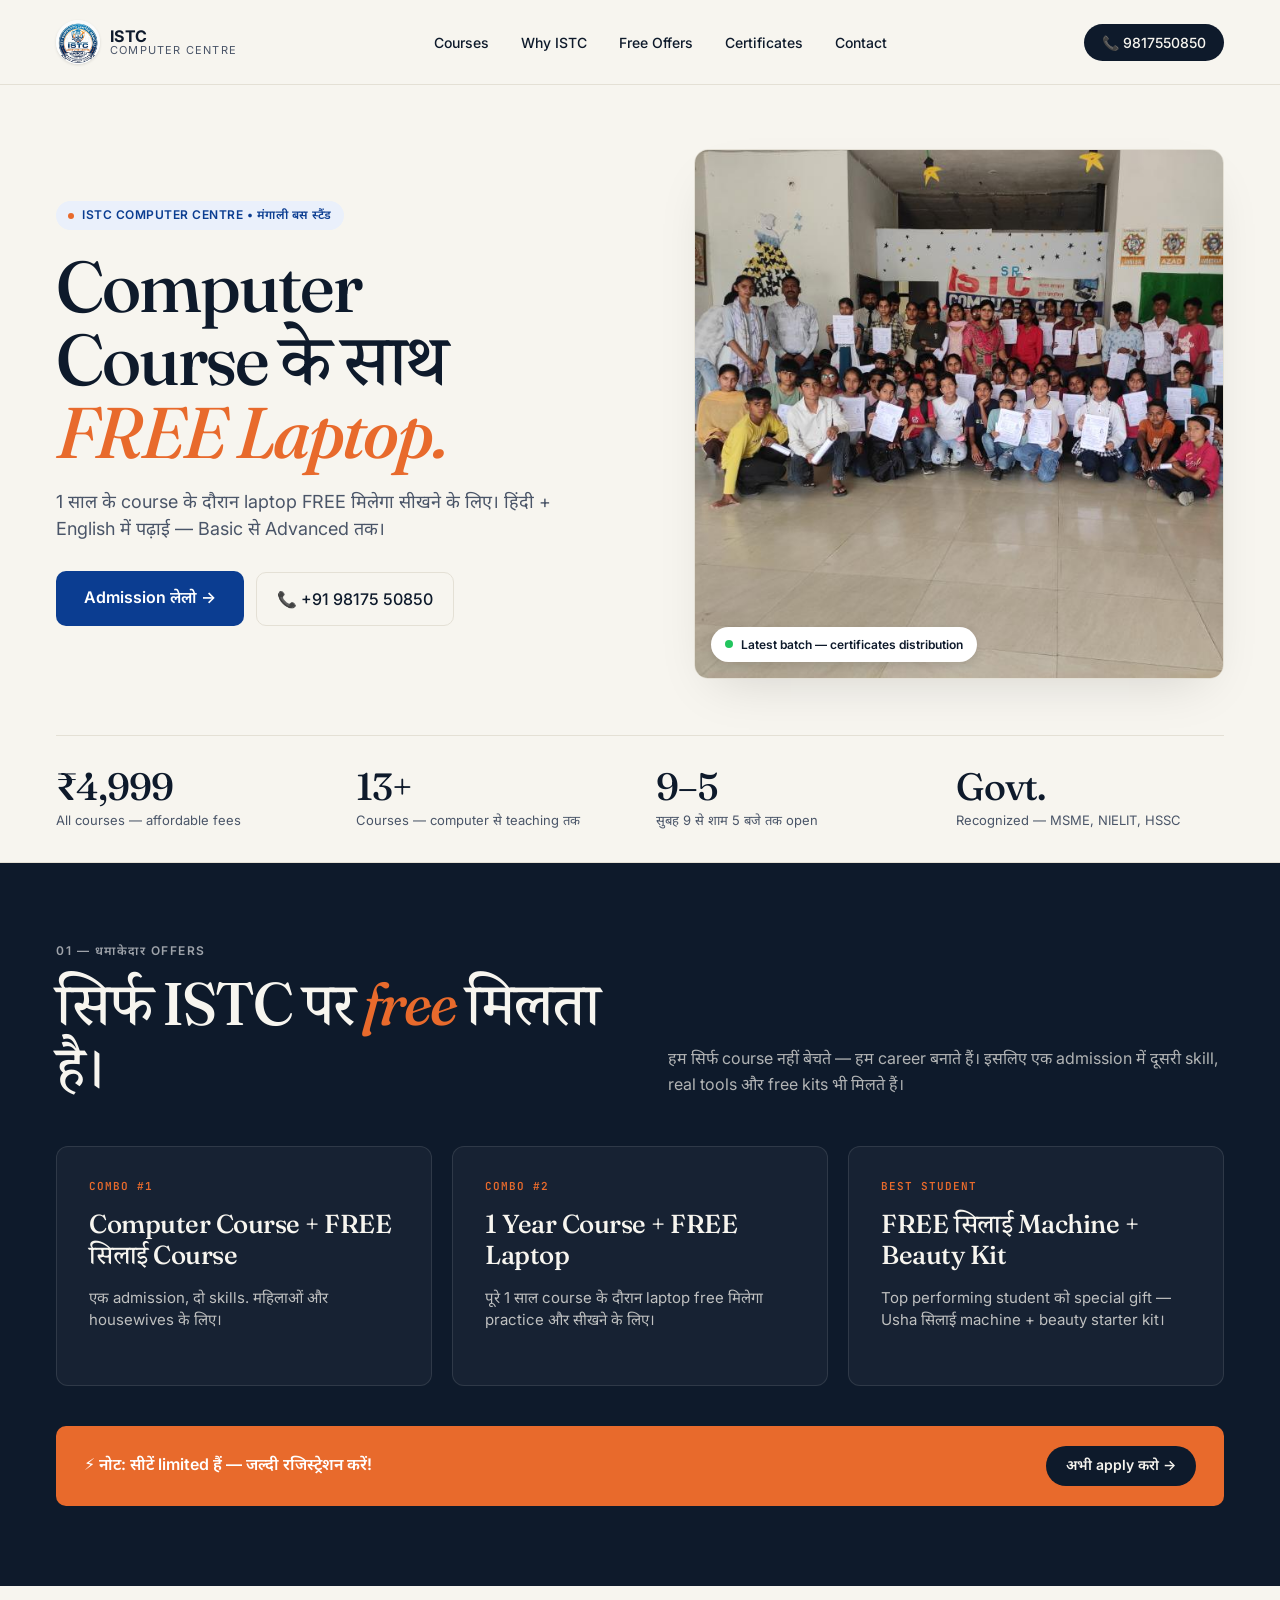
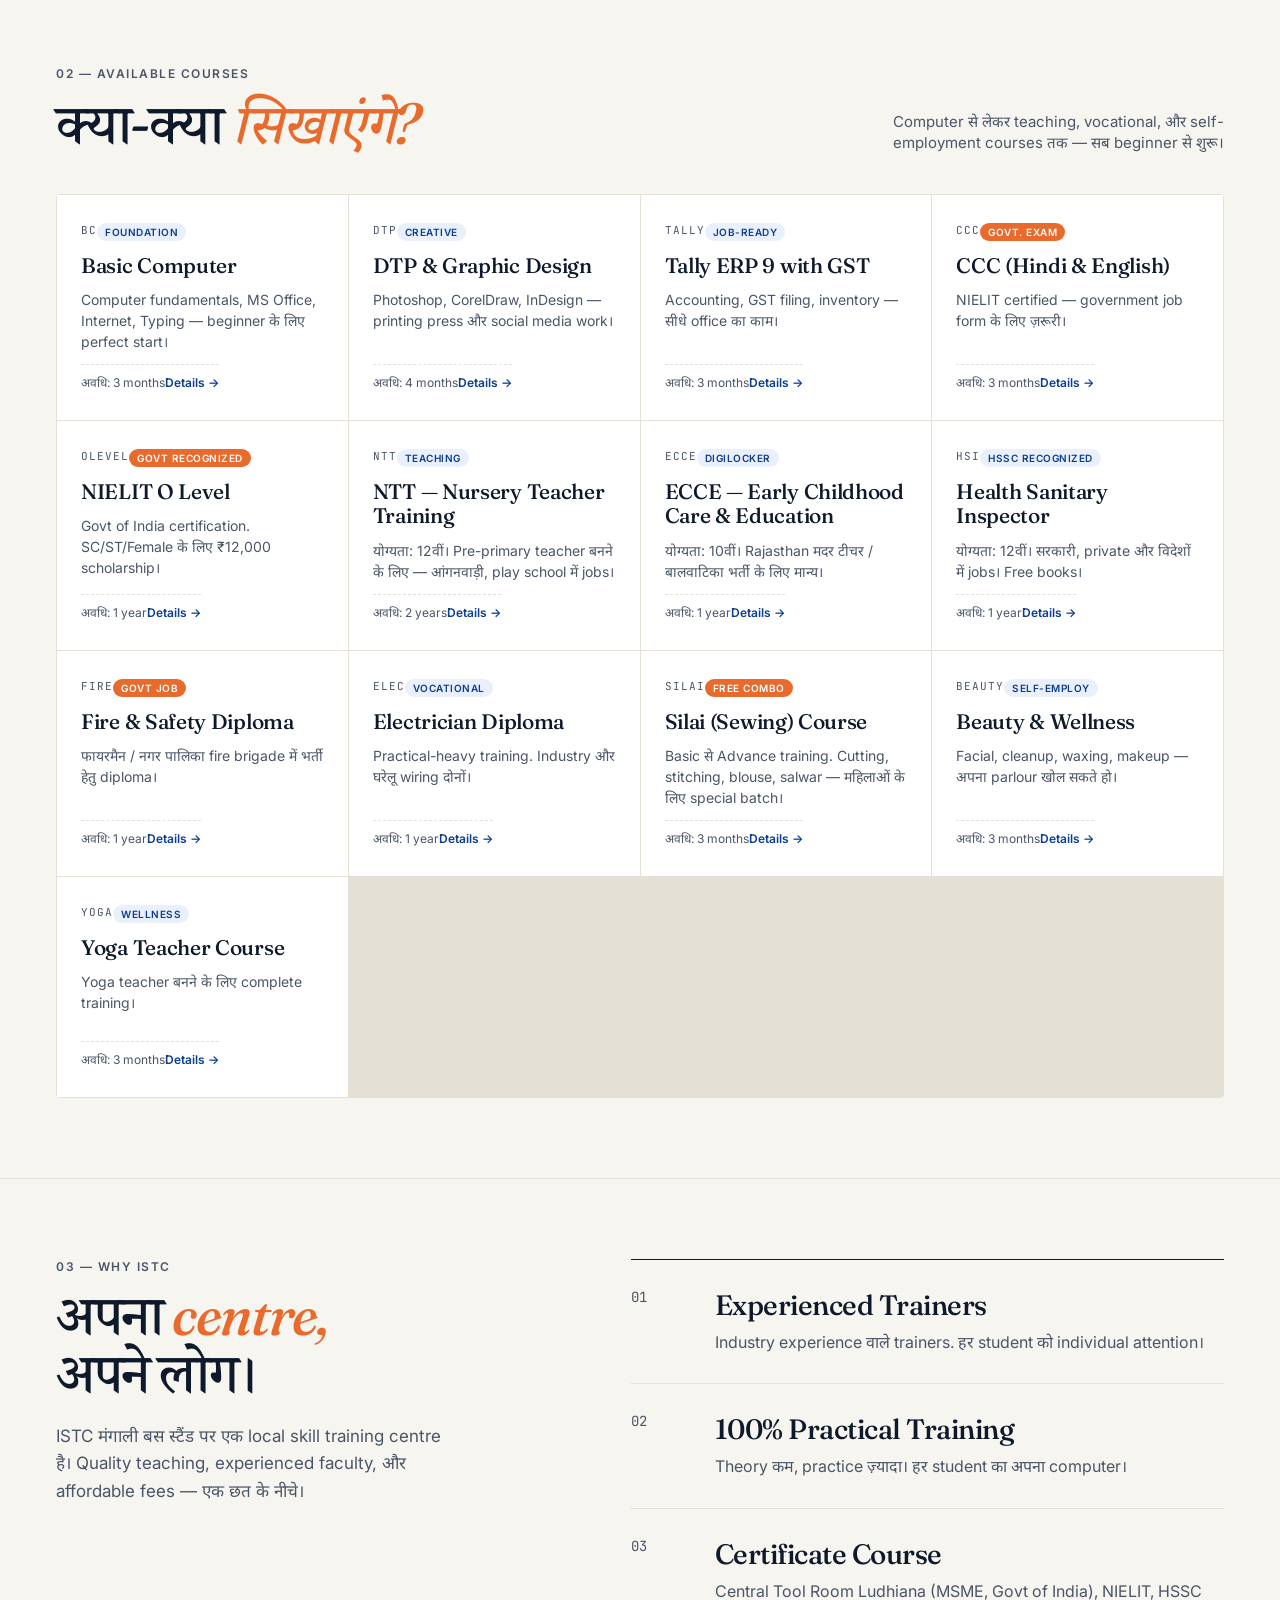
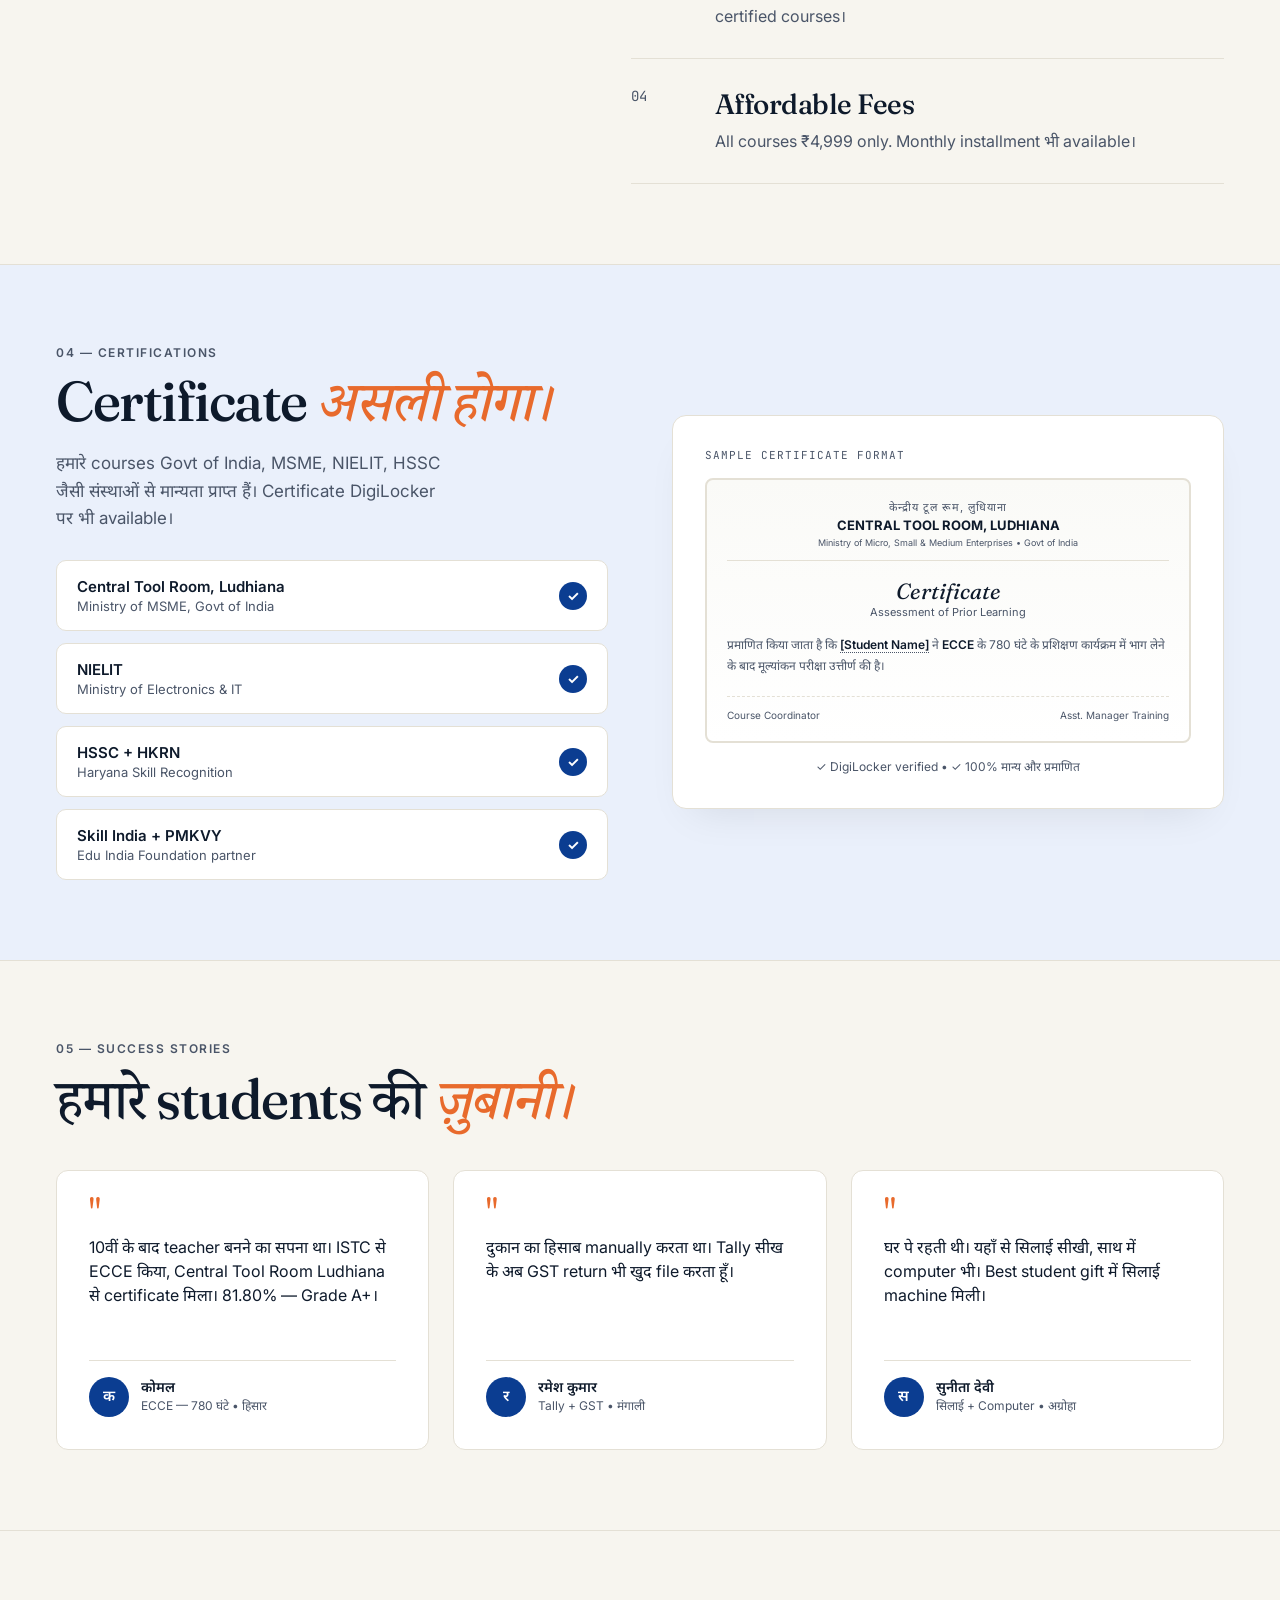
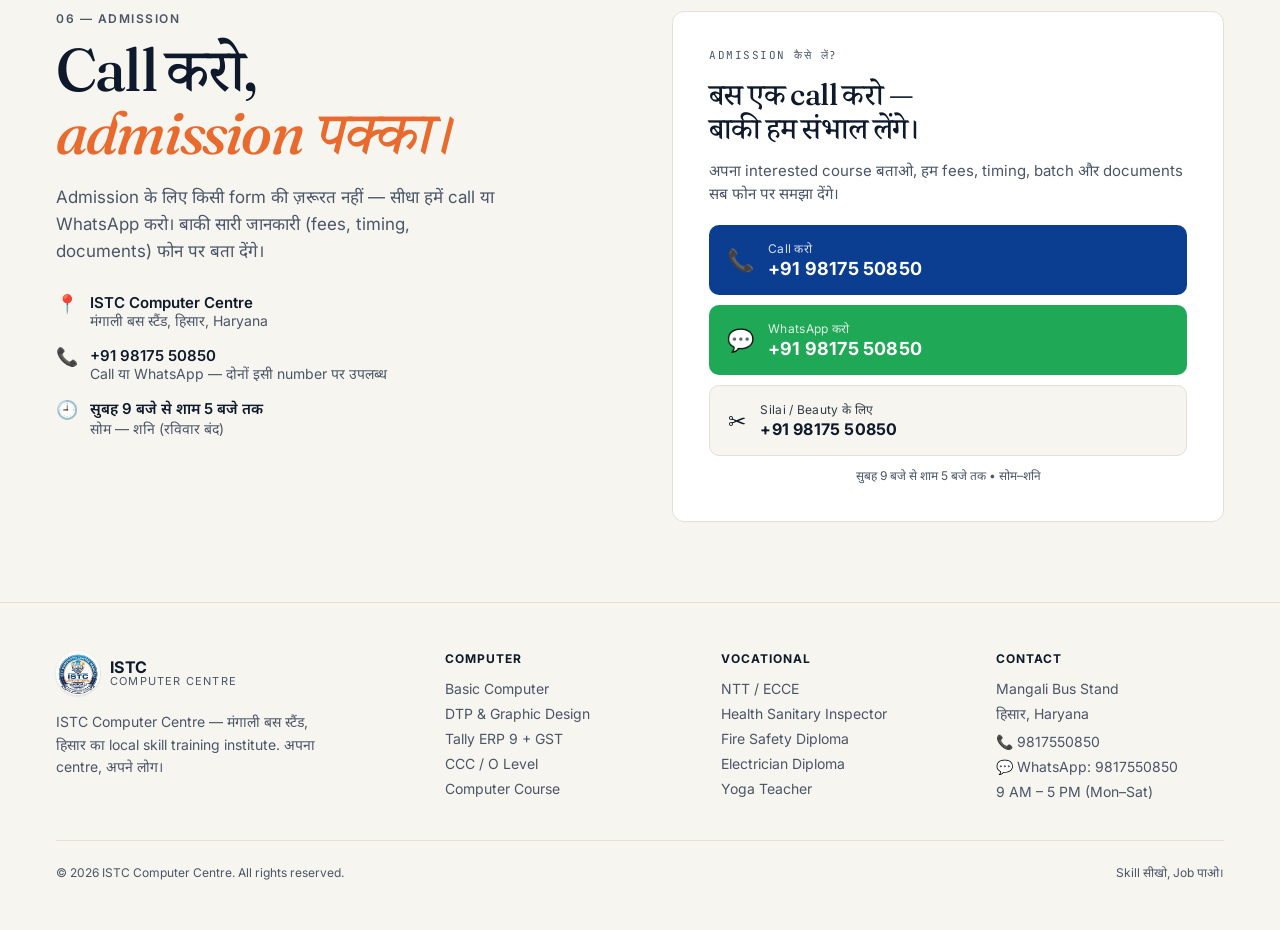
<file: index.html>
<!doctype html>
<html lang="hi">
<head>
<meta charset="utf-8" />
<meta name="viewport" content="width=device-width, initial-scale=1" />

<!-- ===== Primary SEO ===== -->
<title>ISTC Computer Centre Mangali, Hisar | Computer, Tally, NTT, Silai Courses ₹4,999</title>
<meta name="description" content="ISTC Computer Centre, Mangali Bus Stand, Hisar (Haryana). Computer, Tally GST, NTT, ECCE, Fire Safety, Electrician, Silai aur Beauty courses — sab ₹4,999 se shuru. Govt recognized (MSME, NIELIT, HSSC). Call 98175-50850." />
<meta name="keywords" content="ISTC Computer Centre, Computer Centre Mangali, Computer Course Hisar, Tally course Hisar, NTT course Hisar, Silai course Hisar, Beauty course Hisar, CCC O Level Hisar, computer classes Mangali bus stand, ISTC Mangali" />
<meta name="author" content="ISTC Computer Centre" />
<meta name="robots" content="index, follow" />
<meta name="language" content="Hindi, English" />
<meta name="geo.region" content="IN-HR" />
<meta name="geo.placename" content="Mangali, Hisar, Haryana" />

<!-- Domain: https://istchisar.in -->
<link rel="canonical" href="https://istchisar.in/" />

<!-- ===== Open Graph (WhatsApp / Facebook share) ===== -->
<meta property="og:type" content="website" />
<meta property="og:title" content="ISTC Computer Centre Mangali, Hisar — Skill सीखो, Job पाओ" />
<meta property="og:description" content="Computer, Tally, NTT, Silai, Beauty courses — sab ₹4,999 se shuru. Govt recognized. Call 98175-50850." />
<meta property="og:image" content="https://istchisar.in/assets/og-image.png" />
<meta property="og:image:width" content="1200" />
<meta property="og:image:height" content="630" />
<meta property="og:url" content="https://istchisar.in/" />
<meta property="og:site_name" content="ISTC Computer Centre" />
<meta property="og:locale" content="hi_IN" />

<!-- ===== Twitter Card ===== -->
<meta name="twitter:card" content="summary_large_image" />
<meta name="twitter:title" content="ISTC Computer Centre Mangali, Hisar" />
<meta name="twitter:description" content="Computer, Tally, NTT, Silai, Beauty courses — sab ₹4,999 se shuru. Call 98175-50850." />
<meta name="twitter:image" content="https://istchisar.in/assets/og-image.png" />

<!-- ===== Favicons ===== -->
<link rel="icon" type="image/png" sizes="32x32" href="favicon-32x32.png" />
<link rel="icon" type="image/png" sizes="16x16" href="favicon-16x16.png" />
<link rel="icon" type="image/png" sizes="48x48" href="favicon-48x48.png" />
<link rel="apple-touch-icon" sizes="180x180" href="apple-touch-icon.png" />
<link rel="manifest" href="site.webmanifest" />
<meta name="theme-color" content="#0B3D91" />

<!-- ===== Structured Data: Local Business (Google ke liye) ===== -->
<script type="application/ld+json">
{
  "@context": "https://schema.org",
  "@type": "EducationalOrganization",
  "name": "ISTC Computer Centre",
  "alternateName": "ISTC Computer Centre Mangali",
  "description": "Computer, Tally, NTT, ECCE, Fire Safety, Electrician, Silai aur Beauty courses. Govt recognized (MSME, NIELIT, HSSC).",
  "url": "https://istchisar.in/",
  "logo": "https://istchisar.in/assets/istc-logo.png",
  "image": "https://istchisar.in/assets/og-image.png",
  "telephone": "+91-98175-50850",
  "foundingDate": "2023",
  "address": {
    "@type": "PostalAddress",
    "streetAddress": "Mangali Bus Stand",
    "addressLocality": "Mangali, Hisar",
    "addressRegion": "Haryana",
    "postalCode": "125001",
    "addressCountry": "IN"
  },
  "openingHoursSpecification": {
    "@type": "OpeningHoursSpecification",
    "dayOfWeek": ["Monday","Tuesday","Wednesday","Thursday","Friday","Saturday"],
    "opens": "09:00",
    "closes": "17:00"
  },
  "sameAs": []
}
</script>

<link rel="preconnect" href="https://fonts.googleapis.com">
<link rel="preconnect" href="https://fonts.gstatic.com" crossorigin>
<link href="https://fonts.googleapis.com/css2?family=Fraunces:ital,opsz,wght@0,9..144,400..600;1,9..144,400..600&family=Inter:wght@400;500;600;700&family=JetBrains+Mono:wght@400;500&family=Noto+Sans+Devanagari:wght@400;500;600;700&family=Noto+Serif+Devanagari:wght@400;500;600;700&display=swap" rel="stylesheet">

<link rel="stylesheet" href="styles.css" />

<!-- ===== Google Analytics (gtag.js) ===== -->
<script async src="https://www.googletagmanager.com/gtag/js?id=G-WB5MDPRF57"></script>
<script>
  window.dataLayer = window.dataLayer || [];
  function gtag(){dataLayer.push(arguments);}
  gtag('js', new Date());
  gtag('config', 'G-WB5MDPRF57');
</script>
</head>
<body>

<!-- ============ Nav ============ -->
<nav class="nav">
  <a href="#" class="brandmark">
    <img class="brandmark-img" src="assets/istc-logo.png" alt="ISTC Computer Centre Mangali logo" />
    <div class="brandmark-text">
      <div class="name">ISTC</div>
      <div class="sub">Computer Centre</div>
    </div>
  </a>
  <div class="nav-links">
    <a href="#courses">Courses</a>
    <a href="#why">Why ISTC</a>
    <a href="#combos">Free Offers</a>
    <a href="#certs">Certificates</a>
    <a href="#contact">Contact</a>
  </div>
  <a href="tel:9817550850" class="nav-cta">📞 9817550850</a>
</nav>

<!-- ============ Hero ============ -->
<section class="hero">
  <div class="hero-grid">
    <div>
      <div class="hero-chip">
        <span class="hero-chip-dot"></span>
        <span id="hero-kicker-text">ISTC Computer Centre • मंगाली बस स्टैंड</span>
      </div>
      <h1 class="hero-h1" id="hero-title">
        Computer Course के साथ<br/>
        <span class="accent">FREE Laptop.</span>
      </h1>
      <p class="hero-sub" id="hero-sub">
        1 साल के course के दौरान laptop FREE मिलेगा सीखने के लिए। हिंदी + English में पढ़ाई — Basic से Advanced तक।
      </p>
      <div class="hero-ctas">
        <a href="#admission" class="btn-primary">Admission लेलो →</a>
        <a href="tel:9817550850" class="btn-secondary">📞 +91 98175 50850</a>
      </div>
    </div>

    <div class="hero-image">
      <img src="assets/students-group.jpeg" alt="ISTC students with their certificates" />
      <div class="hero-image-badge">
        <span class="hero-image-badge-dot"></span>
        Latest batch — certificates distribution
      </div>
    </div>
  </div>

  <div class="hero-stats">
    <div>
      <div class="hero-stat-n">₹4,999</div>
      <div class="hero-stat-l">All courses — affordable fees</div>
    </div>
    <div>
      <div class="hero-stat-n">13+</div>
      <div class="hero-stat-l">Courses — computer से teaching तक</div>
    </div>
    <div>
      <div class="hero-stat-n">9–5</div>
      <div class="hero-stat-l">सुबह 9 से शाम 5 बजे तक open</div>
    </div>
    <div>
      <div class="hero-stat-n">Govt.</div>
      <div class="hero-stat-l">Recognized — MSME, NIELIT, HSSC</div>
    </div>
  </div>
</section>

<!-- ============ Combos (dark) ============ -->
<section id="combos" class="combos">
  <div class="combos-header">
    <div>
      <div class="kicker">01 — धमाकेदार Offers</div>
      <h2 class="combos-h2">सिर्फ ISTC पर <span class="accent">free</span> मिलता है।</h2>
    </div>
    <div class="combos-intro">
      हम सिर्फ course नहीं बेचते — हम career बनाते हैं। इसलिए एक admission में दूसरी skill, real tools और free kits भी मिलते हैं।
    </div>
  </div>

  <div class="combos-grid">
    <div class="combo-card">
      <div class="combo-tag">Combo #1</div>
      <div class="combo-title">Computer Course + FREE सिलाई Course</div>
      <div class="combo-sub">एक admission, दो skills. महिलाओं और housewives के लिए।</div>
    </div>
    <div class="combo-card">
      <div class="combo-tag">Combo #2</div>
      <div class="combo-title">1 Year Course + FREE Laptop</div>
      <div class="combo-sub">पूरे 1 साल course के दौरान laptop free मिलेगा practice और सीखने के लिए।</div>
    </div>
    <div class="combo-card">
      <div class="combo-tag">Best Student</div>
      <div class="combo-title">FREE सिलाई Machine + Beauty Kit</div>
      <div class="combo-sub">Top performing student को special gift — Usha सिलाई machine + beauty starter kit।</div>
    </div>
  </div>

  <div class="combos-banner">
    <div class="combos-banner-text">⚡ नोट: सीटें limited हैं — जल्दी रजिस्ट्रेशन करें!</div>
    <a href="#admission" class="combos-banner-cta">अभी apply करो →</a>
  </div>
</section>

<!-- ============ Courses ============ -->
<section id="courses" class="section">
  <div class="section-header">
    <div>
      <div class="kicker">02 — Available Courses</div>
      <h2 class="section-h2">क्या-क्या <span class="italic">सिखाएंगे?</span></h2>
    </div>
    <div class="section-aside">
      Computer से लेकर teaching, vocational, और self-employment courses तक — सब beginner से शुरू।
    </div>
  </div>

  <div id="course-grid" class="course-grid"></div>
</section>

<!-- ============ Why ISTC ============ -->
<section id="why" class="section">
  <div class="why-grid">
    <div class="why-sticky">
      <div class="kicker">03 — Why ISTC</div>
      <h2 class="why-h2">अपना <span class="accent">centre,</span><br/>अपने लोग।</h2>
      <p class="why-intro">
        ISTC मंगाली बस स्टैंड पर एक local skill training centre है। Quality teaching, experienced faculty, और affordable fees — एक छत के नीचे।
      </p>
    </div>

    <div>
      <div class="why-item">
        <div class="why-n">01</div>
        <div>
          <div class="why-t">Experienced Trainers</div>
          <div class="why-d">Industry experience वाले trainers. हर student को individual attention।</div>
        </div>
      </div>
      <div class="why-item">
        <div class="why-n">02</div>
        <div>
          <div class="why-t">100% Practical Training</div>
          <div class="why-d">Theory कम, practice ज़्यादा। हर student का अपना computer।</div>
        </div>
      </div>
      <div class="why-item">
        <div class="why-n">03</div>
        <div>
          <div class="why-t">Certificate Course</div>
          <div class="why-d">Central Tool Room Ludhiana (MSME, Govt of India), NIELIT, HSSC certified courses।</div>
        </div>
      </div>
      <div class="why-item">
        <div class="why-n">04</div>
        <div>
          <div class="why-t">Affordable Fees</div>
          <div class="why-d">All courses ₹4,999 only. Monthly installment भी available।</div>
        </div>
      </div>
    </div>
  </div>
</section>

<!-- ============ Certs ============ -->
<section id="certs" class="section section-chip">
  <div class="certs-grid">
    <div>
      <div class="kicker">04 — Certifications</div>
      <h2 class="why-h2">Certificate <span class="accent">असली होगा।</span></h2>
      <p class="why-intro" style="margin-bottom: 28px;">
        हमारे courses Govt of India, MSME, NIELIT, HSSC जैसी संस्थाओं से मान्यता प्राप्त हैं। Certificate DigiLocker पर भी available।
      </p>

      <div class="cert-list">
        <div class="cert-item">
          <div>
            <div class="cert-name">Central Tool Room, Ludhiana</div>
            <div class="cert-sub">Ministry of MSME, Govt of India</div>
          </div>
          <div class="cert-check">✓</div>
        </div>
        <div class="cert-item">
          <div>
            <div class="cert-name">NIELIT</div>
            <div class="cert-sub">Ministry of Electronics & IT</div>
          </div>
          <div class="cert-check">✓</div>
        </div>
        <div class="cert-item">
          <div>
            <div class="cert-name">HSSC + HKRN</div>
            <div class="cert-sub">Haryana Skill Recognition</div>
          </div>
          <div class="cert-check">✓</div>
        </div>
        <div class="cert-item">
          <div>
            <div class="cert-name">Skill India + PMKVY</div>
            <div class="cert-sub">Edu India Foundation partner</div>
          </div>
          <div class="cert-check">✓</div>
        </div>
      </div>
    </div>

    <div class="cert-sample">
      <div class="cert-sample-label">Sample certificate format</div>
      <div class="cert-sample-card">
        <div class="cert-sample-head">
          <div class="cert-sample-head-hi">केन्द्रीय टूल रूम, लुधियाना</div>
          <div class="cert-sample-head-en">CENTRAL TOOL ROOM, LUDHIANA</div>
          <div class="cert-sample-head-min">Ministry of Micro, Small & Medium Enterprises • Govt of India</div>
        </div>
        <div class="cert-sample-title">
          <div class="cert-sample-title-h">Certificate</div>
          <div class="cert-sample-title-s">Assessment of Prior Learning</div>
        </div>
        <div class="cert-sample-body">
          प्रमाणित किया जाता है कि <span class="placeholder">[Student Name]</span> ने <strong>ECCE</strong> के 780 घंटे के प्रशिक्षण कार्यक्रम में भाग लेने के बाद मूल्यांकन परीक्षा उत्तीर्ण की है।
        </div>
        <div class="cert-sample-foot">
          <span>Course Coordinator</span>
          <span>Asst. Manager Training</span>
        </div>
      </div>
      <div class="cert-sample-verify">✓ DigiLocker verified • ✓ 100% मान्य और प्रमाणित</div>
    </div>
  </div>
</section>

<!-- ============ Testimonials ============ -->
<section class="section">
  <div class="section-header" style="margin-bottom: 40px;">
    <div>
      <div class="kicker">05 — Success Stories</div>
      <h2 class="section-h2">हमारे students की <span class="italic">ज़ुबानी।</span></h2>
    </div>
  </div>

  <div class="testi-grid">
    <div class="testi-card">
      <div class="testi-quote-mark">"</div>
      <div class="testi-quote">10वीं के बाद teacher बनने का सपना था। ISTC से ECCE किया, Central Tool Room Ludhiana से certificate मिला। 81.80% — Grade A+।</div>
      <div class="testi-author">
        <div class="testi-avatar">क</div>
        <div>
          <div class="testi-name">कोमल</div>
          <div class="testi-meta">ECCE — 780 घंटे • हिसार</div>
        </div>
      </div>
    </div>
    <div class="testi-card">
      <div class="testi-quote-mark">"</div>
      <div class="testi-quote">दुकान का हिसाब manually करता था। Tally सीख के अब GST return भी खुद file करता हूँ।</div>
      <div class="testi-author">
        <div class="testi-avatar">र</div>
        <div>
          <div class="testi-name">रमेश कुमार</div>
          <div class="testi-meta">Tally + GST • मंगाली</div>
        </div>
      </div>
    </div>
    <div class="testi-card">
      <div class="testi-quote-mark">"</div>
      <div class="testi-quote">घर पे रहती थी। यहाँ से सिलाई सीखी, साथ में computer भी। Best student gift में सिलाई machine मिली।</div>
      <div class="testi-author">
        <div class="testi-avatar">स</div>
        <div>
          <div class="testi-name">सुनीता देवी</div>
          <div class="testi-meta">सिलाई + Computer • अग्रोहा</div>
        </div>
      </div>
    </div>
  </div>
</section>

<!-- ============ Admission ============ -->
<section id="admission" class="section">
  <div class="admission-grid">
    <div>
      <div class="kicker">06 — Admission</div>
      <h2 class="admission-h2">Call करो,<br/><span class="accent">admission पक्का।</span></h2>
      <p class="why-intro" style="max-width: 440px; margin-bottom: 28px;">
        Admission के लिए किसी form की ज़रूरत नहीं — सीधा हमें call या WhatsApp करो। बाकी सारी जानकारी (fees, timing, documents) फोन पर बता देंगे।
      </p>
      <div class="admission-contact">
        <div class="admission-contact-row">
          <span class="admission-contact-icon">📍</span>
          <div>
            <div class="admission-contact-main">ISTC Computer Centre</div>
            <div class="admission-contact-sub">मंगाली बस स्टैंड, हिसार, Haryana</div>
          </div>
        </div>
        <div class="admission-contact-row">
          <span class="admission-contact-icon">📞</span>
          <div>
            <div class="admission-contact-main">+91 98175 50850</div>
            <div class="admission-contact-sub">Call या WhatsApp — दोनों इसी number पर उपलब्ध</div>
          </div>
        </div>
        <div class="admission-contact-row">
          <span class="admission-contact-icon">🕘</span>
          <div>
            <div class="admission-contact-main">सुबह 9 बजे से शाम 5 बजे तक</div>
            <div class="admission-contact-sub">सोम — शनि (रविवार बंद)</div>
          </div>
        </div>
      </div>
    </div>

    <div class="admission-form">
      <div class="call-card">
        <div class="form-label">Admission कैसे लें?</div>
        <div class="call-card-title">बस एक call करो —<br/>बाकी हम संभाल लेंगे।</div>
        <div class="call-card-sub">अपना interested course बताओ, हम fees, timing, batch और documents सब फोन पर समझा देंगे।</div>

        <div class="call-card-actions">
          <a href="tel:9817550850" class="call-btn call-btn-primary">
            <span class="call-btn-icon">📞</span>
            <span>
              <span class="call-btn-label">Call करो</span>
              <span class="call-btn-num">+91 98175 50850</span>
            </span>
          </a>
          <a href="https://wa.me/919817550850" target="_blank" rel="noopener" class="call-btn call-btn-wa">
            <span class="call-btn-icon">💬</span>
            <span>
              <span class="call-btn-label">WhatsApp करो</span>
              <span class="call-btn-num">+91 98175 50850</span>
            </span>
          </a>
          <a href="tel:9817550850" class="call-btn call-btn-ghost">
            <span class="call-btn-icon">✂️</span>
            <span>
              <span class="call-btn-label">Silai / Beauty के लिए</span>
              <span class="call-btn-num">+91 98175 50850</span>
            </span>
          </a>
        </div>

        <div class="form-note">सुबह 9 बजे से शाम 5 बजे तक • सोम–शनि</div>
      </div>
    </div>
  </div>
</section>

<!-- ============ Footer ============ -->
<footer id="contact" class="footer">
  <div class="footer-grid">
    <div>
      <div class="brandmark">
        <img class="brandmark-img" src="assets/istc-logo.png" alt="ISTC Computer Centre Mangali logo" />
        <div class="brandmark-text">
          <div class="name">ISTC</div>
          <div class="sub">Computer Centre</div>
        </div>
      </div>
      <div class="footer-blurb">
        ISTC Computer Centre — मंगाली बस स्टैंड, हिसार का local skill training institute. अपना centre, अपने लोग।
      </div>
    </div>
    <div>
      <div class="footer-col-title">Computer</div>
      <div class="footer-col-items">
        <div>Basic Computer</div>
        <div>DTP & Graphic Design</div>
        <div>Tally ERP 9 + GST</div>
        <div>CCC / O Level</div>
        <div>Computer Course</div>
      </div>
    </div>
    <div>
      <div class="footer-col-title">Vocational</div>
      <div class="footer-col-items">
        <div>NTT / ECCE</div>
        <div>Health Sanitary Inspector</div>
        <div>Fire Safety Diploma</div>
        <div>Electrician Diploma</div>
        <div>Yoga Teacher</div>
      </div>
    </div>
    <div>
      <div class="footer-col-title">Contact</div>
      <div class="footer-col-items">
        <div>Mangali Bus Stand</div>
        <div>हिसार, Haryana</div>
        <div>📞 9817550850</div>
        <div>💬 WhatsApp: 9817550850</div>
        <div>9 AM – 5 PM (Mon–Sat)</div>
      </div>
    </div>
  </div>
  <div class="footer-bottom">
    <div>© 2026 ISTC Computer Centre. All rights reserved.</div>
    <div>Skill सीखो, Job पाओ।</div>
  </div>
</footer>

<!-- ============ Course Modal ============ -->
<div class="modal-backdrop" id="course-modal">
  <div class="modal" id="course-modal-content"></div>
</div>

<script src="script.js"></script>
</body>
</html>
</file>
<file: styles.css>
/* ============ ISTC Computer Centre — styles ============ */

/* ---- Theme tokens (Trust Blue default) ---- */
:root {
  --bg: #F7F5EF;
  --ink: #0E1A2B;
  --sub: #4A5568;
  --surface: #FFFFFF;
  --line: #E4E0D5;
  --primary: #0B3D91;
  --primary-ink: #FFFFFF;
  --accent: #E86A2C;
  --accent-ink: #FFFFFF;
  --chip: #EAF0FB;
}

[data-palette="saffron-warm"] {
  --bg: #FFF8EE; --ink: #1C1208; --sub: #5A4632;
  --surface: #FFFFFF; --line: #EADFCB;
  --primary: #C3511A; --primary-ink: #FFFFFF;
  --accent: #124E3C; --accent-ink: #FFFFFF;
  --chip: #FBE9D2;
}
[data-palette="fresh-green"] {
  --bg: #F3F7F1; --ink: #0C1B12; --sub: #43594B;
  --surface: #FFFFFF; --line: #DCE5D7;
  --primary: #1F6B3A; --primary-ink: #FFFFFF;
  --accent: #D4A017; --accent-ink: #1C1208;
  --chip: #E1EEDA;
}

/* ---- Reset ---- */
* { box-sizing: border-box; }
html, body { margin: 0; padding: 0; overflow-x: hidden; }
body {
  background: var(--bg);
  color: var(--ink);
  font-family: 'Inter', 'Noto Sans Devanagari', -apple-system, system-ui, sans-serif;
  -webkit-font-smoothing: antialiased;
  min-height: 100vh;
}
a { color: inherit; text-decoration: none; }
a:hover { opacity: 0.85; }
button { font-family: inherit; }
button:hover { filter: brightness(1.05); }
input:focus, select:focus { outline: 2px solid currentColor; outline-offset: 1px; }
img { display: block; max-width: 100%; }

/* ---- Typography helpers ---- */
.serif { font-family: 'Fraunces', 'Noto Serif Devanagari', Georgia, serif; font-weight: 500; }
.mono { font-family: 'JetBrains Mono', ui-monospace, monospace; }
.italic { font-style: italic; }

/* ---- Layout ---- */
.section { padding: 80px 56px; border-bottom: 1px solid var(--line); }
.section-dark { background: var(--ink); color: var(--bg); border-bottom: none; }
.section-chip { background: var(--chip); }
.container { max-width: 1280px; margin: 0 auto; }

.section-header {
  display: flex; justify-content: space-between; align-items: end;
  margin-bottom: 40px; gap: 32px;
}
.kicker {
  font-size: 12px; color: var(--sub);
  letter-spacing: 1.5px; text-transform: uppercase; font-weight: 600;
}
.section-h2 {
  font-family: 'Fraunces', 'Noto Serif Devanagari', Georgia, serif;
  font-size: 56px; font-weight: 500;
  margin: 12px 0 0; color: var(--ink);
  letter-spacing: -1.5px; line-height: 1.1;
}
.section-h2 .italic { color: var(--accent); }
.section-aside { color: var(--sub); font-size: 15px; max-width: 360px; text-align: right; }

/* ---- Nav ---- */
.nav {
  display: flex; justify-content: space-between; align-items: center;
  padding: 20px 56px; border-bottom: 1px solid var(--line);
  position: sticky; top: 0; background: var(--bg); z-index: 10;
}
.brandmark { display: flex; align-items: center; gap: 10px; }
.brandmark-img {
  width: 44px; height: 44px; border-radius: 999px;
  object-fit: cover; object-position: center 42%;
  background: var(--surface);
  box-shadow: 0 1px 3px rgba(0,0,0,0.12);
}
.brandmark-logo {
  width: 38px; height: 38px; border-radius: 8px;
  background: var(--primary); color: var(--primary-ink);
  display: grid; place-items: center;
  font-family: 'Fraunces', Georgia, serif; font-weight: 700; font-size: 20px;
  letter-spacing: -0.5px;
}
.brandmark-text { line-height: 1.05; }
.brandmark-text .name { font-weight: 700; font-size: 16px; color: var(--ink); letter-spacing: 0.3px; }
.brandmark-text .sub { font-size: 11px; color: var(--sub); letter-spacing: 1.2px; text-transform: uppercase; }

.nav-links { display: flex; gap: 32px; align-items: center; }
.nav-links a { color: var(--ink); font-size: 14px; font-weight: 500; }
.nav-cta {
  background: var(--ink); color: var(--bg);
  padding: 10px 18px; border-radius: 999px;
  font-size: 14px; font-weight: 500; white-space: nowrap;
}

/* ---- Hero ---- */
.hero { padding: 64px 56px 0; border-bottom: 1px solid var(--line); }
.hero-grid { display: grid; grid-template-columns: 1.1fr 1fr; gap: 56px; align-items: center; }
.hero-chip {
  display: inline-flex; gap: 8px; align-items: center;
  padding: 6px 12px; border-radius: 999px;
  background: var(--chip); color: var(--primary);
  font-size: 12px; font-weight: 600; letter-spacing: 0.5px; text-transform: uppercase;
}
.hero-chip-dot { width: 6px; height: 6px; border-radius: 999px; background: var(--accent); }
.hero-h1 {
  font-family: 'Fraunces', 'Noto Serif Devanagari', Georgia, serif;
  font-size: clamp(40px, 5.6vw, 86px);
  line-height: 1.02; letter-spacing: -2px;
  margin: 20px 0 18px; color: var(--ink);
  font-weight: 500; text-wrap: balance;
}
.hero-h1 .accent { color: var(--accent); font-style: italic; }
.hero-sub {
  font-size: 18px; line-height: 1.55; color: var(--sub);
  max-width: 540px; margin: 0 0 28px; text-wrap: pretty;
}
.hero-ctas { display: flex; gap: 12px; flex-wrap: wrap; align-items: center; }
.btn-primary {
  background: var(--primary); color: var(--primary-ink);
  padding: 16px 28px; border-radius: 10px;
  font-weight: 600; font-size: 16px; border: none; cursor: pointer;
}
.btn-secondary {
  background: transparent; color: var(--ink);
  padding: 16px 20px; border-radius: 10px;
  font-weight: 500; font-size: 16px;
  border: 1px solid var(--line);
}
.hero-image {
  position: relative; border-radius: 14px; overflow: hidden;
  border: 1px solid var(--line);
  box-shadow: 0 20px 50px -20px rgba(0,0,0,0.15);
  aspect-ratio: 1/1;
}
.hero-image img { width: 100%; height: 100%; object-fit: cover; }
.hero-image-badge {
  position: absolute; left: 16px; bottom: 16px;
  background: var(--surface); padding: 10px 14px; border-radius: 999px;
  font-size: 12px; font-weight: 600; color: var(--ink);
  display: flex; gap: 8px; align-items: center;
  box-shadow: 0 4px 12px rgba(0,0,0,0.12);
}
.hero-image-badge-dot { width: 8px; height: 8px; border-radius: 999px; background: #22C55E; }

.hero-stats {
  margin-top: 56px; padding: 32px 0; border-top: 1px solid var(--line);
  display: grid; grid-template-columns: repeat(4, 1fr); gap: 32px;
}
.hero-stat-n {
  font-family: 'Fraunces', 'Noto Serif Devanagari', Georgia, serif;
  font-size: 38px; font-weight: 500; color: var(--ink); line-height: 1; letter-spacing: -1px;
}
.hero-stat-l { font-size: 13px; color: var(--sub); margin-top: 6px; }

/* ---- Combos (dark section) ---- */
.combos { padding: 80px 56px; background: var(--ink); color: var(--bg); }
.combos .kicker { color: rgba(255,255,255,0.6); }
.combos-header {
  display: grid; grid-template-columns: 1fr 1fr; gap: 56px;
  align-items: end; margin-bottom: 48px;
}
.combos-h2 {
  font-family: 'Fraunces', 'Noto Serif Devanagari', Georgia, serif;
  font-size: 60px; font-weight: 500;
  margin: 12px 0 0; letter-spacing: -1.8px; line-height: 1.05; color: var(--bg);
}
.combos-h2 .accent { color: var(--accent); font-style: italic; }
.combos-intro { opacity: 0.7; font-size: 16px; line-height: 1.6; }
.combos-grid { display: grid; grid-template-columns: repeat(3, 1fr); gap: 20px; }
.combo-card {
  background: rgba(255,255,255,0.04);
  border: 1px solid rgba(255,255,255,0.1);
  padding: 32px; border-radius: 12px;
  display: flex; flex-direction: column; gap: 16px; min-height: 240px;
}
.combo-tag {
  font-size: 11px; font-weight: 600; letter-spacing: 1px; text-transform: uppercase;
  color: var(--accent); font-family: 'JetBrains Mono', monospace;
}
.combo-title {
  font-family: 'Fraunces', 'Noto Serif Devanagari', Georgia, serif;
  font-size: 26px; font-weight: 500; line-height: 1.2; letter-spacing: -0.5px;
}
.combo-sub { font-size: 15px; line-height: 1.5; opacity: 0.75; }

.combos-banner {
  margin-top: 40px; padding: 20px 28px;
  background: var(--accent); color: var(--accent-ink); border-radius: 10px;
  display: flex; justify-content: space-between; align-items: center;
  flex-wrap: wrap; gap: 16px;
}
.combos-banner-text { font-size: 16px; font-weight: 600; }
.combos-banner-cta {
  background: var(--ink); color: var(--bg); padding: 10px 20px;
  border-radius: 999px; font-weight: 600; font-size: 14px;
}

/* ---- Courses ---- */
.course-grid {
  display: grid; grid-template-columns: repeat(4, 1fr); gap: 1px;
  background: var(--line); border: 1px solid var(--line); border-radius: 4px;
}
.course-card {
  background: var(--surface); padding: 28px 24px;
  display: flex; flex-direction: column; gap: 12px; min-height: 220px;
  cursor: pointer; transition: background 0.15s ease;
  border: none; text-align: left; font: inherit;
}
.course-card:hover { background: rgba(0,0,0,0.02); }
.course-card:hover .course-details-link { transform: translateX(3px); }
.course-card:focus-visible { outline: 2px solid var(--primary); outline-offset: -2px; }
.course-card-head { display: flex; justify-content: space-between; align-items: start; }
.course-code {
  font-family: 'JetBrains Mono', ui-monospace, monospace;
  font-size: 11px; color: var(--sub); letter-spacing: 1px;
}
.course-tag {
  font-size: 10px; font-weight: 600; letter-spacing: 0.5px;
  padding: 3px 8px; border-radius: 999px;
  background: var(--chip); color: var(--primary);
  text-transform: uppercase;
}
.course-tag.is-highlight { background: var(--accent); color: var(--accent-ink); }
.course-name {
  font-family: 'Fraunces', 'Noto Serif Devanagari', Georgia, serif;
  font-size: 21px; font-weight: 500; color: var(--ink);
  letter-spacing: -0.3px; line-height: 1.15;
}
.course-desc { font-size: 14px; color: var(--sub); line-height: 1.5; flex: 1; }
.course-foot {
  font-size: 12px; color: var(--sub); padding-top: 10px;
  border-top: 1px dashed var(--line);
  display: flex; justify-content: space-between;
}
.course-details-link { color: var(--primary); font-weight: 600; transition: transform 0.18s ease; display: inline-block; }

/* ---- Why ISTC ---- */
.why-grid { display: grid; grid-template-columns: 1fr 1.2fr; gap: 80px; }
.why-sticky { position: sticky; top: 100px; align-self: start; }
.why-h2 {
  font-family: 'Fraunces', 'Noto Serif Devanagari', Georgia, serif;
  font-size: 56px; font-weight: 500;
  margin: 12px 0 20px; color: var(--ink); letter-spacing: -1.5px; line-height: 1.05;
}
.why-h2 .accent { color: var(--accent); font-style: italic; }
.why-intro { font-size: 17px; color: var(--sub); line-height: 1.6; max-width: 400px; }
.why-item {
  padding: 28px 0; border-top: 1px solid var(--line);
  display: grid; grid-template-columns: 60px 1fr; gap: 24px; align-items: start;
}
.why-item:first-child { border-top: 1px solid var(--ink); }
.why-item:last-child { border-bottom: 1px solid var(--line); }
.why-n { font-family: 'JetBrains Mono', monospace; font-size: 14px; color: var(--sub); }
.why-t {
  font-family: 'Fraunces', 'Noto Serif Devanagari', Georgia, serif;
  font-size: 28px; font-weight: 500; color: var(--ink);
  letter-spacing: -0.5px; margin-bottom: 8px;
}
.why-d { font-size: 16px; color: var(--sub); line-height: 1.6; }

/* ---- Certs ---- */
.certs-grid { display: grid; grid-template-columns: 1fr 1fr; gap: 64px; align-items: center; }
.cert-list { display: grid; gap: 12px; }
.cert-item {
  background: var(--surface); padding: 16px 20px; border-radius: 10px;
  border: 1px solid var(--line);
  display: flex; justify-content: space-between; align-items: center;
}
.cert-name { font-weight: 600; color: var(--ink); font-size: 15px; }
.cert-sub { font-size: 13px; color: var(--sub); margin-top: 2px; }
.cert-check {
  width: 28px; height: 28px; border-radius: 999px;
  background: var(--primary); color: var(--primary-ink);
  display: grid; place-items: center; font-size: 14px; font-weight: 700;
}

.cert-sample {
  background: var(--surface); padding: 32px; border-radius: 14px;
  border: 1px solid var(--line);
  box-shadow: 0 20px 40px -20px rgba(0,0,0,0.1);
}
.cert-sample-label {
  font-family: 'JetBrains Mono', monospace;
  font-size: 11px; color: var(--sub); letter-spacing: 1px;
  text-transform: uppercase; margin-bottom: 16px;
}
.cert-sample-card {
  border: 2px solid var(--line); padding: 20px; border-radius: 8px;
  background: linear-gradient(180deg, #FAFAF7 0%, #FFFFFF 100%);
}
.cert-sample-head { text-align: center; border-bottom: 1px solid var(--line); padding-bottom: 12px; margin-bottom: 16px; }
.cert-sample-head-hi { font-size: 11px; color: var(--sub); letter-spacing: 1px; }
.cert-sample-head-en { font-size: 13px; font-weight: 700; color: var(--ink); margin-top: 2px; }
.cert-sample-head-min { font-size: 9px; color: var(--sub); margin-top: 4px; }
.cert-sample-title { text-align: center; margin-bottom: 16px; }
.cert-sample-title-h { font-family: 'Fraunces', serif; font-size: 22px; color: var(--ink); font-style: italic; }
.cert-sample-title-s { font-size: 11px; color: var(--sub); }
.cert-sample-body { font-size: 12px; color: var(--sub); line-height: 1.7; }
.cert-sample-body strong { color: var(--ink); font-weight: 600; }
.cert-sample-body .placeholder { color: var(--ink); font-weight: 600; border-bottom: 1px dotted var(--sub); }
.cert-sample-foot {
  margin-top: 20px; padding-top: 12px; border-top: 1px dashed var(--line);
  display: flex; justify-content: space-between; font-size: 10px; color: var(--sub);
}
.cert-sample-verify { margin-top: 16px; font-size: 12px; color: var(--sub); text-align: center; }

/* ---- Testimonials ---- */
.testi-grid { display: grid; grid-template-columns: repeat(3, 1fr); gap: 24px; }
.testi-card {
  background: var(--surface); padding: 32px; border-radius: 12px;
  border: 1px solid var(--line);
  display: flex; flex-direction: column; gap: 20px; min-height: 280px;
}
.testi-quote-mark {
  font-family: 'Fraunces', serif; font-size: 36px; color: var(--accent);
  line-height: 0.5; height: 12px;
}
.testi-quote { font-size: 16px; color: var(--ink); line-height: 1.5; flex: 1; }
.testi-author {
  display: flex; gap: 12px; align-items: center;
  padding-top: 16px; border-top: 1px solid var(--line);
}
.testi-avatar {
  width: 40px; height: 40px; border-radius: 999px;
  background: var(--primary); color: var(--primary-ink);
  display: grid; place-items: center; font-weight: 600; font-size: 15px;
}
.testi-name { font-weight: 600; color: var(--ink); font-size: 14px; }
.testi-meta { font-size: 12px; color: var(--sub); }

/* ---- Admission ---- */
.admission-grid { display: grid; grid-template-columns: 1fr 1fr; gap: 64px; }
.admission-h2 {
  font-family: 'Fraunces', 'Noto Serif Devanagari', Georgia, serif;
  font-size: 60px; font-weight: 500;
  margin: 12px 0 20px; color: var(--ink); letter-spacing: -1.8px; line-height: 1.05;
}
.admission-h2 .accent { color: var(--accent); font-style: italic; }
.admission-intro { font-size: 17px; color: var(--sub); line-height: 1.6; max-width: 440px; margin-bottom: 28px; }
.admission-contact { display: grid; gap: 14px; font-size: 15px; color: var(--ink); }
.admission-contact-row { display: flex; gap: 12px; }
.admission-contact-icon { color: var(--accent); font-size: 18px; }
.admission-contact-main { font-weight: 600; }
.admission-contact-sub { font-size: 14px; color: var(--sub); }

.admission-form {
  background: var(--surface); padding: 36px; border-radius: 12px;
  border: 1px solid var(--line);
}
.form-label {
  font-family: 'JetBrains Mono', monospace;
  font-size: 11px; color: var(--sub); letter-spacing: 1.5px; text-transform: uppercase;
}
.form-field { display: grid; gap: 8px; }
.form-field-label { font-size: 12px; color: var(--sub); font-weight: 600; letter-spacing: 0.3px; }
.form-input, .form-select {
  width: 100%; padding: 14px 16px;
  border: 1px solid var(--line); border-radius: 8px;
  background: var(--bg); color: var(--ink); font-size: 15px;
  font-family: inherit;
}
.form-select { cursor: pointer; }
.form-grid { display: grid; gap: 18px; }
.form-submit {
  background: var(--primary); color: var(--primary-ink);
  padding: 16px 24px; border-radius: 10px; border: none;
  font-weight: 600; font-size: 16px; cursor: pointer;
  font-family: inherit; margin-top: 8px;
}
.form-note { font-size: 12px; color: var(--sub); text-align: center; }
.form-success { padding: 40px 0; text-align: center; display: none; }
.form-success.is-visible { display: block; }
.form-success-check {
  width: 56px; height: 56px; border-radius: 999px;
  background: var(--accent); color: var(--accent-ink);
  display: grid; place-items: center; margin: 0 auto 20px; font-size: 28px;
}
.form-success-title {
  font-family: 'Fraunces', 'Noto Serif Devanagari', serif;
  font-size: 28px; color: var(--ink); margin-bottom: 8px;
}
.form-success-sub { color: var(--sub); font-size: 15px; }

/* ---- Call card (admission) ---- */
.call-card { display: flex; flex-direction: column; gap: 12px; }
.call-card-title {
  font-family: 'Fraunces', 'Noto Serif Devanagari', Georgia, serif;
  font-size: 30px; font-weight: 500; color: var(--ink);
  letter-spacing: -0.6px; line-height: 1.15; margin-top: 4px;
}
.call-card-sub { font-size: 15px; color: var(--sub); line-height: 1.55; margin-bottom: 8px; }
.call-card-actions { display: grid; gap: 10px; }
.call-btn {
  display: flex; align-items: center; gap: 14px;
  padding: 16px 18px; border-radius: 10px;
  text-decoration: none; transition: transform 0.15s ease;
}
.call-btn:hover { transform: translateY(-1px); opacity: 1; }
.call-btn-icon { font-size: 22px; flex-shrink: 0; }
.call-btn-label { display: block; font-size: 12px; opacity: 0.85; letter-spacing: 0.3px; }
.call-btn-num { display: block; font-size: 18px; font-weight: 700; letter-spacing: 0.2px; white-space: nowrap; }
.call-btn-primary { background: var(--primary); color: var(--primary-ink); }
.call-btn-wa { background: #1FA855; color: #FFFFFF; }
.call-btn-ghost { background: var(--bg); color: var(--ink); border: 1px solid var(--line); }
.call-btn-ghost .call-btn-num { font-size: 16px; }

/* ---- Footer ---- */
.footer { padding: 48px 56px; background: var(--bg); }
.footer-grid { display: grid; grid-template-columns: 1.5fr 1fr 1fr 1fr; gap: 48px; margin-bottom: 40px; }
.footer-blurb { color: var(--sub); font-size: 14px; margin-top: 16px; line-height: 1.6; max-width: 280px; }
.footer-col-title {
  font-size: 12px; color: var(--ink); font-weight: 700; letter-spacing: 1px;
  text-transform: uppercase; margin-bottom: 14px;
}
.footer-col-items { display: grid; gap: 8px; }
.footer-col-items div { font-size: 14px; color: var(--sub); }
.footer-bottom {
  padding-top: 24px; border-top: 1px solid var(--line);
  display: flex; justify-content: space-between; font-size: 12px; color: var(--sub);
}

/* ---- Modal ---- */
.modal-backdrop {
  position: fixed; inset: 0; background: rgba(15,18,28,0.55);
  backdrop-filter: blur(4px); z-index: 100;
  display: none; align-items: center; justify-content: center;
  padding: 24px;
}
.modal-backdrop.is-open { display: flex; animation: fadeIn 0.18s ease-out; }
.modal {
  background: var(--surface); border-radius: 8px;
  max-width: 720px; width: 100%; max-height: 90vh; overflow: auto;
  border: 1px solid var(--line);
  box-shadow: 0 24px 60px rgba(15,18,28,0.25);
  animation: slideUp 0.22s cubic-bezier(0.2, 0.8, 0.2, 1);
}
.modal-header {
  padding: 32px 36px 24px; border-bottom: 1px solid var(--line);
  position: sticky; top: 0; background: var(--surface); z-index: 2;
}
.modal-header-row { display: flex; justify-content: space-between; align-items: start; gap: 16px; }
.modal-meta { display: flex; gap: 10px; align-items: center; margin-bottom: 12px; flex-wrap: wrap; font-size: 12px; color: var(--sub); }
.modal-meta strong { color: var(--ink); }
.modal-title {
  font-family: 'Fraunces', 'Noto Serif Devanagari', Georgia, serif;
  font-size: 32px; font-weight: 500; color: var(--ink);
  letter-spacing: -0.8px; line-height: 1.1; margin: 0;
}
.modal-close {
  border: 1px solid var(--line); background: var(--bg); color: var(--ink);
  width: 36px; height: 36px; border-radius: 999px; cursor: pointer;
  font-size: 18px; line-height: 1; display: grid; place-items: center;
  flex-shrink: 0;
}
.modal-body { padding: 28px 36px 32px; }
.modal-desc { font-size: 16px; line-height: 1.6; color: var(--sub); margin: 0 0 24px; }
.modal-meta-grid {
  display: grid; grid-template-columns: 1fr 1fr; gap: 1px;
  background: var(--line); border: 1px solid var(--line); border-radius: 4px;
  margin-bottom: 28px;
}
.modal-meta-cell { background: var(--bg); padding: 14px 16px; }
.modal-meta-label {
  font-size: 11px; color: var(--sub); letter-spacing: 1px;
  text-transform: uppercase; margin-bottom: 4px;
}
.modal-meta-value { font-size: 14px; color: var(--ink); font-weight: 500; }

.modal-section-label {
  font-size: 11px; color: var(--sub); letter-spacing: 1.5px;
  text-transform: uppercase; font-weight: 600; margin-bottom: 12px;
}
.modal-syllabus { margin: 0 0 24px; padding: 0; list-style: none; display: flex; flex-direction: column; gap: 10px; }
.modal-syllabus li { display: flex; gap: 12px; font-size: 15px; color: var(--ink); line-height: 1.5; }
.modal-syllabus-n {
  flex-shrink: 0; width: 22px; height: 22px; border-radius: 999px;
  background: var(--chip); color: var(--primary);
  display: grid; place-items: center;
  font-family: 'JetBrains Mono', monospace;
  font-size: 11px; font-weight: 600; margin-top: 1px;
}

.modal-outcome {
  padding: 16px 18px; background: var(--chip); border-radius: 4px;
  border-left: 3px solid var(--primary); margin-bottom: 28px;
}
.modal-outcome-label {
  font-size: 11px; color: var(--primary); letter-spacing: 1.5px;
  text-transform: uppercase; font-weight: 600; margin-bottom: 6px;
}
.modal-outcome-text { font-size: 14px; color: var(--ink); line-height: 1.5; }

.modal-ctas { display: flex; gap: 10px; flex-wrap: wrap; }
.modal-cta-primary {
  background: var(--primary); color: var(--primary-ink);
  padding: 12px 22px; border-radius: 999px;
  font-size: 14px; font-weight: 600; border: none; cursor: pointer;
  font-family: inherit;
}
.modal-cta-secondary {
  background: transparent; color: var(--ink);
  padding: 12px 22px; border-radius: 999px;
  font-size: 14px; font-weight: 500;
  border: 1px solid var(--line);
}

@keyframes fadeIn { from { opacity: 0; } to { opacity: 1; } }
@keyframes slideUp {
  from { opacity: 0; transform: translateY(16px) scale(0.98); }
  to { opacity: 1; transform: translateY(0) scale(1); }
}

/* =============== Responsive =============== */

@media (max-width: 960px) {
  .nav { padding: 16px 24px; }
  .section, .hero, .combos, .footer { padding-left: 24px; padding-right: 24px; }
  .hero { padding-top: 48px; }
  .section { padding-top: 64px; padding-bottom: 64px; }
  .combos { padding-top: 64px; padding-bottom: 64px; }

  .hero-grid { grid-template-columns: 1fr; gap: 36px; }
  .hero-image { aspect-ratio: 16/10; }
  .combos-header { grid-template-columns: 1fr; gap: 24px; }
  .combos-grid { grid-template-columns: 1fr; }
  .course-grid { grid-template-columns: repeat(2, 1fr); }
  .why-grid { grid-template-columns: 1fr; gap: 36px; }
  .why-sticky { position: static; }
  .certs-grid { grid-template-columns: 1fr; gap: 36px; }
  .testi-grid { grid-template-columns: 1fr; }
  .admission-grid { grid-template-columns: 1fr; gap: 36px; }
  .footer-grid { grid-template-columns: 1fr 1fr; gap: 32px; }

  .section-header { flex-direction: column; align-items: start; }
  .section-aside { text-align: left; max-width: none; }

  .section-h2, .why-h2 { font-size: 44px; }
  .combos-h2, .admission-h2 { font-size: 48px; }
}

@media (max-width: 640px) {
  .nav { padding: 14px 20px; }
  .nav-links { display: none; }
  .nav-cta { padding: 8px 14px; font-size: 13px; }

  .hero { padding: 36px 20px 0; }
  .section, .combos, .footer { padding-left: 20px; padding-right: 20px; }
  .section, .combos { padding-top: 56px; padding-bottom: 56px; }
  .footer { padding-top: 36px; padding-bottom: 36px; }

  .hero-h1 { font-size: 38px; line-height: 1.1; letter-spacing: -1.2px; }
  .section-h2, .why-h2, .combos-h2, .admission-h2 { font-size: 32px; letter-spacing: -1px; line-height: 1.1; }

  .hero-stats { grid-template-columns: repeat(2, 1fr); gap: 20px; }
  .hero-stat-n { font-size: 28px; }

  .hero-ctas { flex-direction: column; align-items: stretch; }
  .hero-ctas .btn-primary, .hero-ctas .btn-secondary { text-align: center; }

  .course-grid { grid-template-columns: 1fr; }
  .footer-grid { grid-template-columns: 1fr; }
  .footer-bottom { flex-direction: column; gap: 8px; text-align: center; }

  .admission-form { padding: 24px; }

  .modal-header { padding: 24px 24px 20px; }
  .modal-body { padding: 20px 24px 24px; }
  .modal-title { font-size: 26px; }
  .modal-meta-grid { grid-template-columns: 1fr; }
}

/* ---- Tweaks panel ---- */
.tweaks-toggle {
  position: fixed; bottom: 20px; right: 20px; z-index: 50;
  background: var(--ink); color: var(--bg);
  border: none; border-radius: 999px;
  padding: 12px 18px; font-size: 13px; font-weight: 600;
  cursor: pointer; box-shadow: 0 8px 24px rgba(0,0,0,0.15);
  font-family: inherit;
}
.tweaks-panel {
  position: fixed; bottom: 80px; right: 20px; z-index: 50;
  background: var(--surface); border: 1px solid var(--line);
  border-radius: 12px; padding: 20px; width: 280px;
  box-shadow: 0 20px 50px rgba(0,0,0,0.18);
  display: none;
}
.tweaks-panel.is-open { display: block; }
.tweaks-title { font-weight: 700; font-size: 14px; margin-bottom: 4px; color: var(--ink); }
.tweaks-sub { font-size: 12px; color: var(--sub); margin-bottom: 16px; }
.tweaks-group { margin-bottom: 16px; }
.tweaks-group-label {
  font-size: 11px; color: var(--sub); letter-spacing: 1px;
  text-transform: uppercase; font-weight: 600; margin-bottom: 8px;
}
.tweaks-options { display: grid; gap: 6px; }
.tweaks-option {
  display: flex; align-items: center; gap: 10px;
  padding: 10px 12px; border: 1px solid var(--line); border-radius: 8px;
  background: var(--bg); cursor: pointer; font-size: 13px;
  color: var(--ink); font-family: inherit; text-align: left;
}
.tweaks-option:hover { background: var(--chip); }
.tweaks-option.is-active { border-color: var(--primary); background: var(--chip); color: var(--primary); font-weight: 600; }
.tweaks-swatch { width: 16px; height: 16px; border-radius: 999px; flex-shrink: 0; }
</file>
